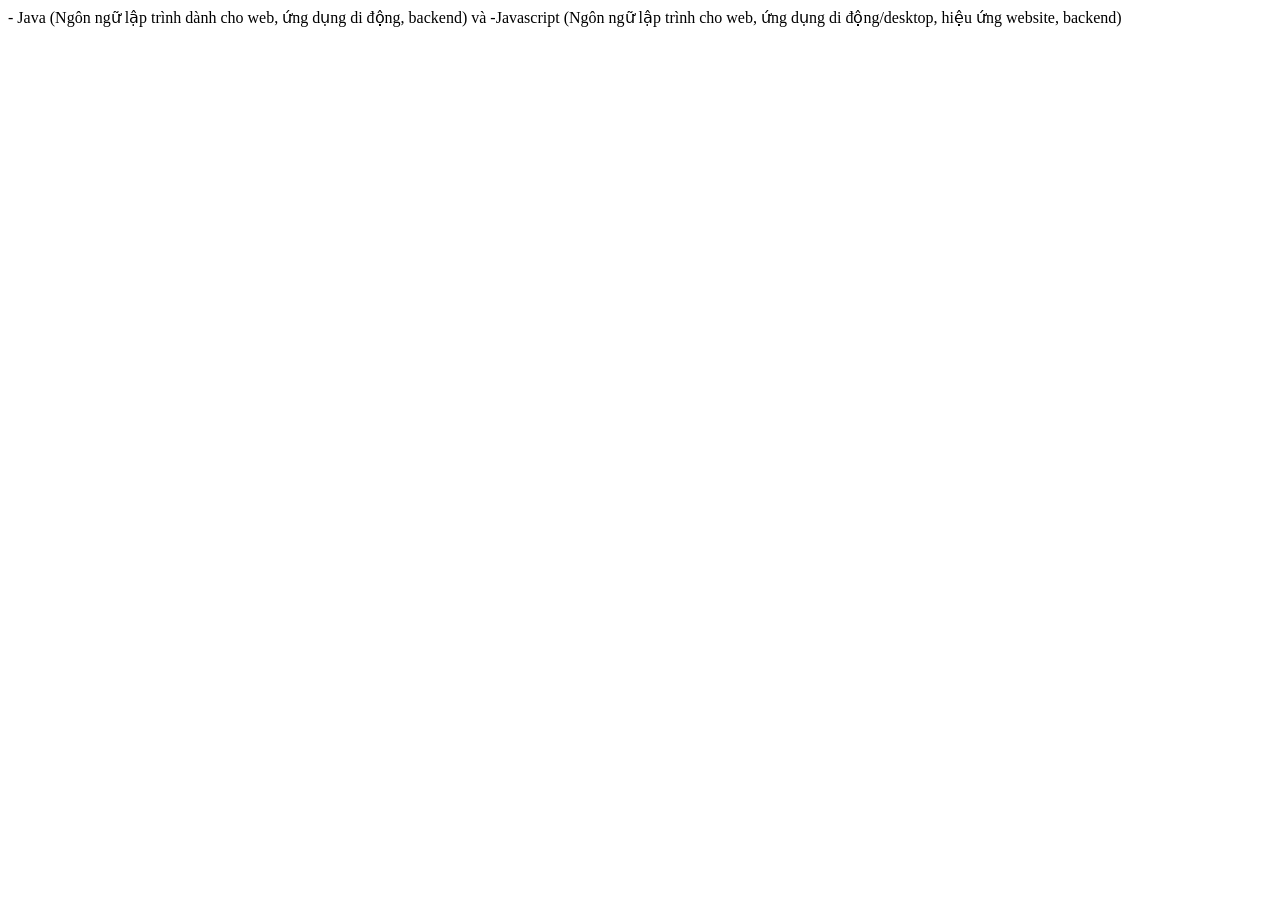
<file: Bai_2/index.html>
<!doctype html>
<html lang="en">
  <head>
    <meta charset="UTF-8" />
    <meta name="viewport" content="width=device-width, initial-scale=1.0" />
    <title>Bài 2: Vòng lặp, Mảng</title>
  </head>
  <body>
    - Java (Ngôn ngữ lập trình dành cho web, ứng dụng di động, backend) và
    -Javascript (Ngôn ngữ lập trình cho web, ứng dụng di động/desktop, hiệu ứng
    website, backend)
    <script src="main.js"></script>
  </body>
</html>
</file>
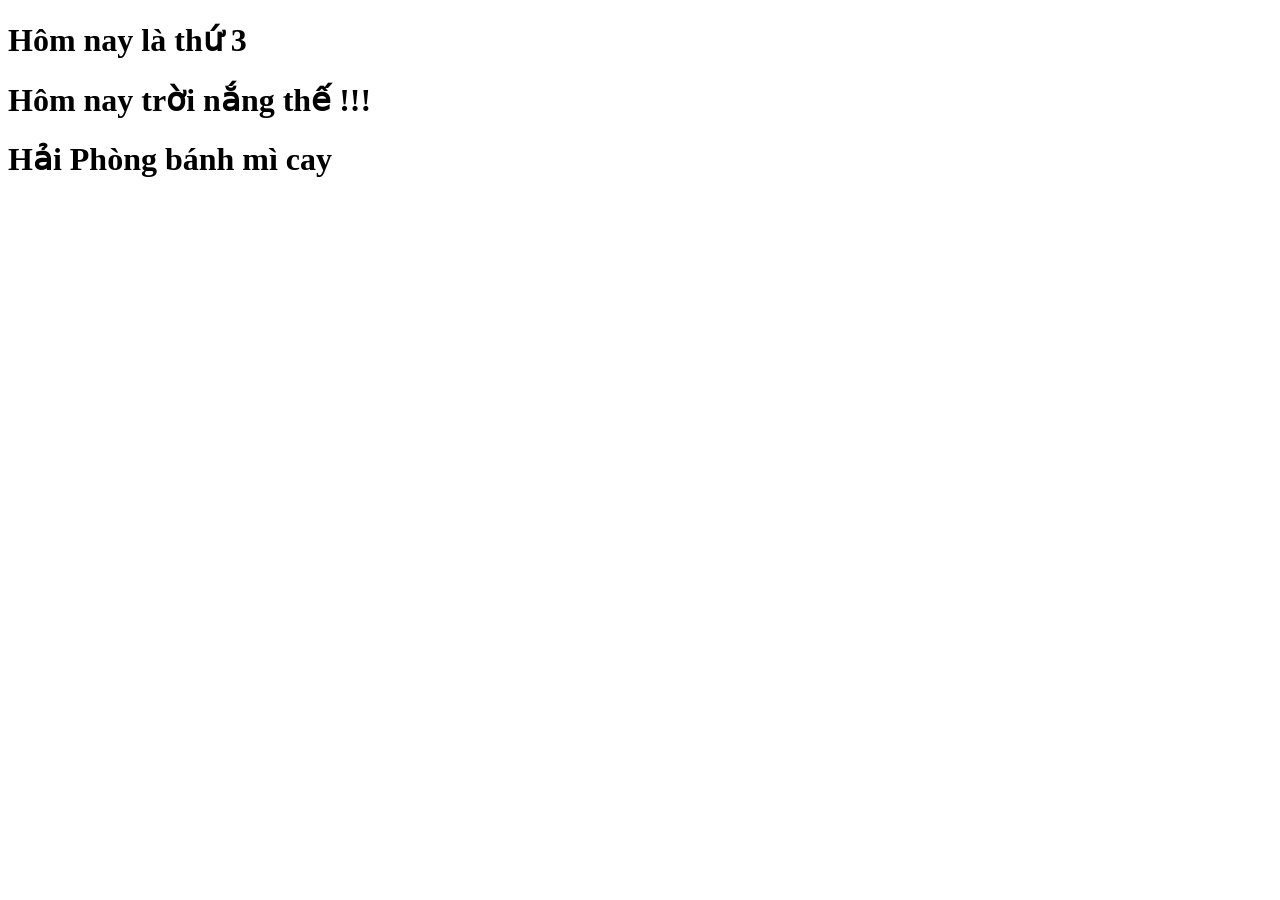
<file: Bai_6/index.html>
<!doctype html>
<html lang="en">
  <head>
    <meta charset="UTF-8" />
    <meta name="viewport" content="width=device-width, initial-scale=1.0" />
    <title>Bài 6: DOM - Document Object Model</title>
  </head>
  <body>
    <h1>Hôm nay là thứ 3</h1>
    <h1 class="so-2">Hôm nay trời nắng thế !!!</h1>
    <h1 id="h1-so-3">Hải Phòng bánh mì cay</h1>
    <script src="main.js"></script>
  </body>
</html>
</file>
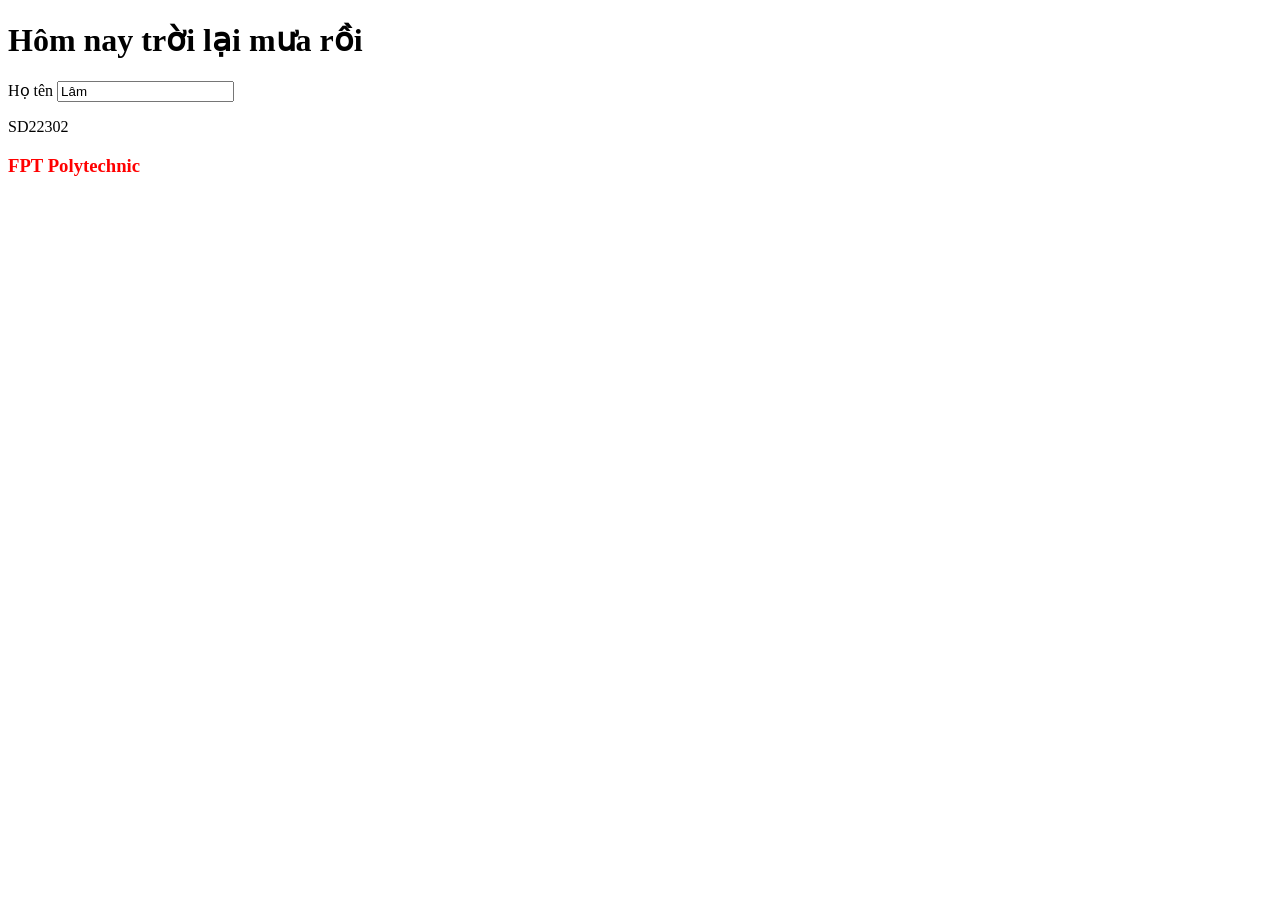
<file: Bai_7/index.html>
<!doctype html>
<html lang="en">
  <head>
    <meta charset="UTF-8" />
    <meta name="viewport" content="width=device-width, initial-scale=1.0" />
    <title>Bài 7: Lấy nội dung từ thẻ HTML, CSS cho thẻ HTML</title>
  </head>
  <body>
    <h1 class="tieu-de">Hôm nay trời nắng thế !!!!</h1>

    <label for="">Họ tên</label>
    <input type="text" class="ho-ten" />

    <p class="hai-phong">Hải Phòng 2026</p>
    <h3 class="viet-nam">Việt Nam</h3>

    <div class="cai-hop"></div>

    <script src="main.js"></script>
  </body>
</html>
</file>
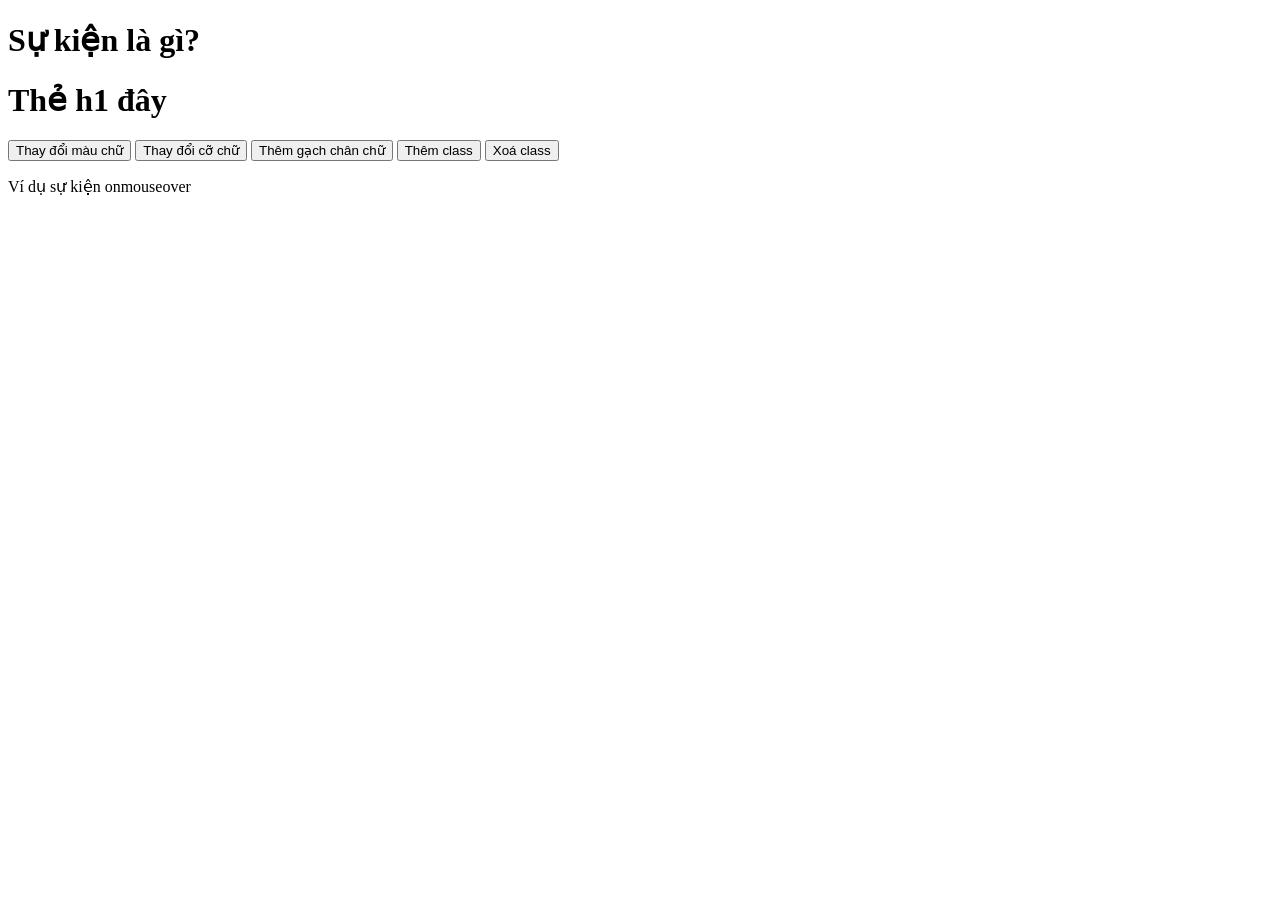
<file: Bai_8/index.html>
<!doctype html>
<html lang="en">
  <head>
    <meta charset="UTF-8" />
    <meta name="viewport" content="width=device-width, initial-scale=1.0" />
    <title>Bài 8: Sự kiện trong JS (Event) & classList</title>

    <style>
      .bien-mat {
        display: none;
      }

      .duong-vien {
        border: 1px solid red;
      }
    </style>
  </head>
  <body>
    <h1 class="tieu-de">Sự kiện là gì?</h1>
    <!-- Thêm sự kiện ấn chuột onclick -->
    <!-- LƯU Ý: Cứ khi nào sử dụng sự kiện thì phải
     khai báo 1 HÀM 
     -->

    <h1 class="the-h1">Thẻ h1 đây</h1>

    <button onclick="doiMauChu()">Thay đổi màu chữ</button>
    <button onclick="doiCoChu()">Thay đổi cỡ chữ</button>
    <button onclick="gachChanChu()">Thêm gạch chân chữ</button>

    <button onclick="themClass()">Thêm class</button>
    <button onclick="xoaClass()">Xoá class</button>

    <!-- Sự kiện onmouseover: là khi di chuột vào 1 thẻ HTML -->
    <!-- Sự kiện onmouseout: là khi di chuột ra bên ngoài thẻ HTML -->
    <p onmouseover="inNghieng()" onmouseout="inDam()" class="the-p">
      Ví dụ sự kiện onmouseover
    </p>

    <!-- 
    1. Tạo hàm inDam() 
    2. Sử dụng JS để in đậm nội dung của thẻ p có class the-p 
    -->

    <script src="main.js"></script>
  </body>
</html>
</file>
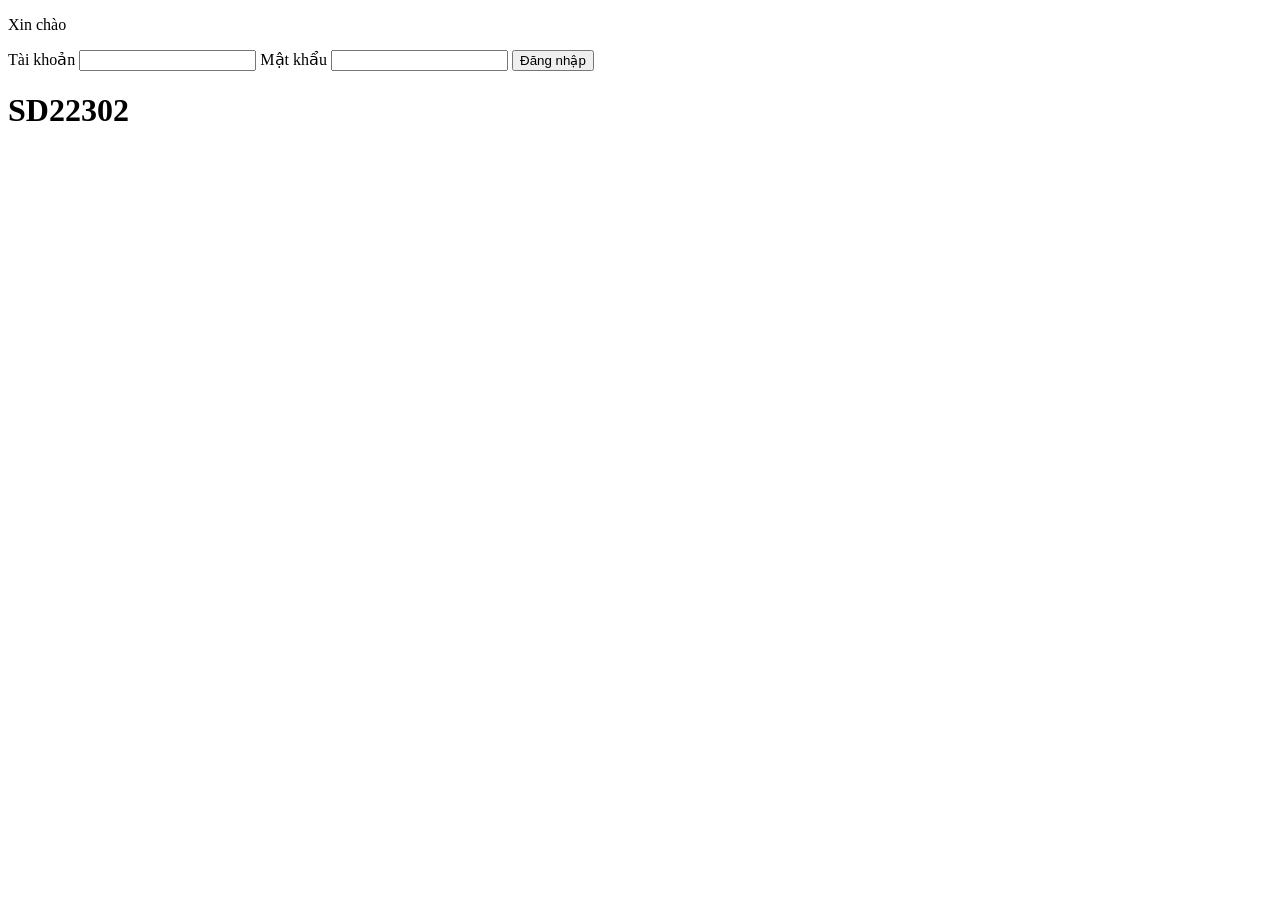
<file: Bai_9/index.html>
<!doctype html>
<html lang="en">
  <head>
    <meta charset="UTF-8" />
    <meta name="viewport" content="width=device-width, initial-scale=1.0" />
    <title>Bài 9: Tạo thẻ HTML</title>
  </head>
  <body>
    <div class="thong-tin"></div>
    <div class="dang-nhap">
      <label for="">Tài khoản</label>
      <input type="text" />
      <label for="">Mật khẩu</label>
      <input type="password" />
      <button>Đăng nhập</button>
    </div>
    <script src="main.js"></script>
  </body>
</html>
</file>
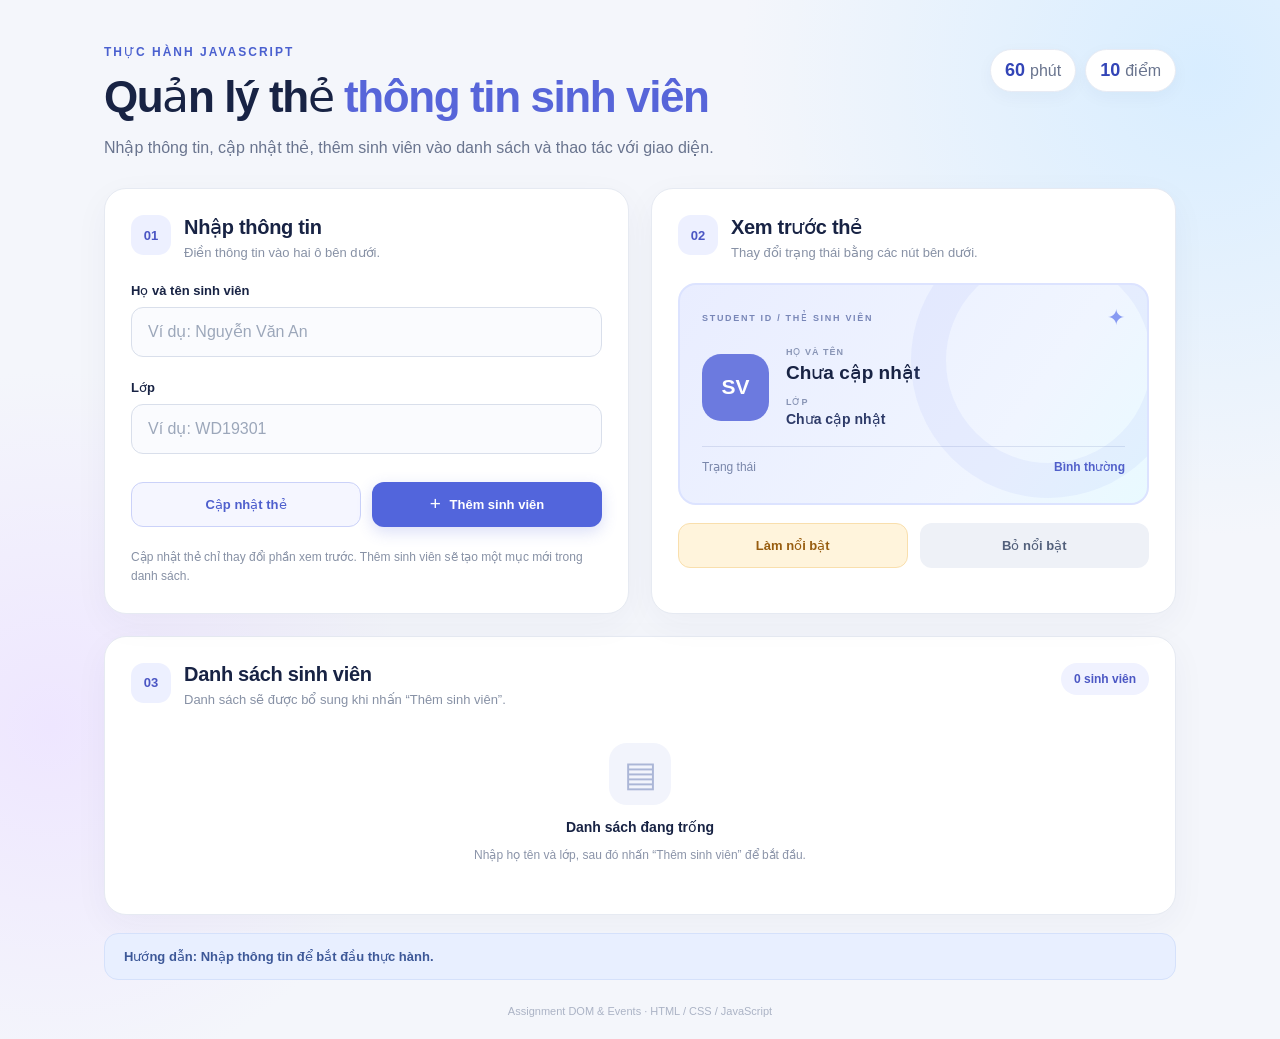
<file: Chữa đề thi mẫu WEB1044/index.html>
<!doctype html>
<html lang="vi">
  <head>
    <meta charset="UTF-8" />
    <meta name="viewport" content="width=device-width, initial-scale=1.0" />
    <title>Assignment JavaScript - Thẻ thông tin sinh viên</title>
    <link rel="stylesheet" href="style.css" />
  </head>
  <body>
    <main class="app-shell">
      <header class="page-header">
        <div class="header-copy">
          <span class="eyebrow">THỰC HÀNH JAVASCRIPT</span>
          <h1>Quản lý thẻ <span>thông tin sinh viên</span></h1>
          <p>
            Nhập thông tin, cập nhật thẻ, thêm sinh viên vào danh sách và thao
            tác với giao diện.
          </p>
        </div>
        <div class="meta-group">
          <span class="meta-chip"><strong>60</strong> phút</span>
          <span class="meta-chip"><strong>10</strong> điểm</span>
        </div>
      </header>

      <div class="workspace">
        <section class="panel form-panel" aria-labelledby="formTitle">
          <div class="section-topline">
            <span class="section-number">01</span>
            <div>
              <h2 id="formTitle">Nhập thông tin</h2>
              <p>Điền thông tin vào hai ô bên dưới.</p>
            </div>
          </div>

          <div class="field">
            <label for="studentName">Họ và tên sinh viên</label>
            <input
              id="studentName"
              type="text"
              placeholder="Ví dụ: Nguyễn Văn An"
              autocomplete="off"
            />
          </div>
          <div class="field">
            <label for="studentClass">Lớp</label>
            <input
              id="studentClass"
              type="text"
              placeholder="Ví dụ: WD19301"
              autocomplete="off"
            />
          </div>

          <div class="form-actions">
            <button
              id="btnUpdate"
              class="btn btn-outline"
              type="button"
              onmouseover="diChuotNutCapNhat()"
            >
              Cập nhật thẻ
            </button>
            <button
              id="btnAdd"
              class="btn btn-primary"
              type="button"
              onclick="themSinhVien()"
            >
              <span class="plus-icon" aria-hidden="true">+</span>
              Thêm sinh viên
            </button>
          </div>
          <p class="form-hint">
            Cập nhật thẻ chỉ thay đổi phần xem trước. Thêm sinh viên sẽ tạo một
            mục mới trong danh sách.
          </p>
        </section>

        <section class="panel preview-panel" aria-labelledby="previewTitle">
          <div class="section-topline">
            <span class="section-number">02</span>
            <div>
              <h2 id="previewTitle">Xem trước thẻ</h2>
              <p>Thay đổi trạng thái bằng các nút bên dưới.</p>
            </div>
          </div>

          <article
            id="previewCard"
            class="student-card"
            onmouseover="diChuotTheSV()"
          >
            <div class="card-top">
              <span class="card-brand">STUDENT ID / THẺ SINH VIÊN</span>
              <span class="card-mark" aria-hidden="true">✦</span>
            </div>
            <div class="card-identity">
              <span class="avatar" aria-hidden="true">SV</span>
              <div>
                <span class="caption-label">Họ và tên</span>
                <h3 id="previewName">Chưa cập nhật</h3>
                <span class="caption-label">Lớp</span>
                <p id="previewClass">Chưa cập nhật</p>
              </div>
            </div>
            <div class="card-footer">
              <span>Trạng thái</span>
              <strong id="previewStatus">Bình thường</strong>
            </div>
          </article>

          <div class="preview-actions">
            <button
              id="btnHighlight"
              class="btn btn-warm"
              type="button"
              onclick="noiBat()"
            >
              Làm nổi bật
            </button>
            <button
              id="btnNormal"
              class="btn btn-muted"
              type="button"
              onclick="boNoiBat()"
            >
              Bỏ nổi bật
            </button>
          </div>
        </section>
      </div>

      <section class="panel list-panel" aria-labelledby="listTitle">
        <div class="list-heading">
          <div class="section-topline">
            <span class="section-number">03</span>
            <div>
              <h2 id="listTitle">Danh sách sinh viên</h2>
              <p>Danh sách sẽ được bổ sung khi nhấn “Thêm sinh viên”.</p>
            </div>
          </div>
          <span id="studentCount" class="count-pill">0 sinh viên</span>
        </div>
        <div id="studentList" class="student-list" aria-live="polite"></div>
        <div id="emptyState" class="empty-state">
          <div class="empty-art" aria-hidden="true">▤</div>
          <strong>Danh sách đang trống</strong>
          <p>Nhập họ tên và lớp, sau đó nhấn “Thêm sinh viên” để bắt đầu.</p>
        </div>
      </section>

      <aside id="notification" class="notification" aria-live="polite">
        Hướng dẫn: Nhập thông tin để bắt đầu thực hành.
      </aside>
      <footer class="page-footer">
        Assignment DOM &amp; Events · HTML / CSS / JavaScript
      </footer>
    </main>
    <script src="main.js"></script>
  </body>
</html>
</file>
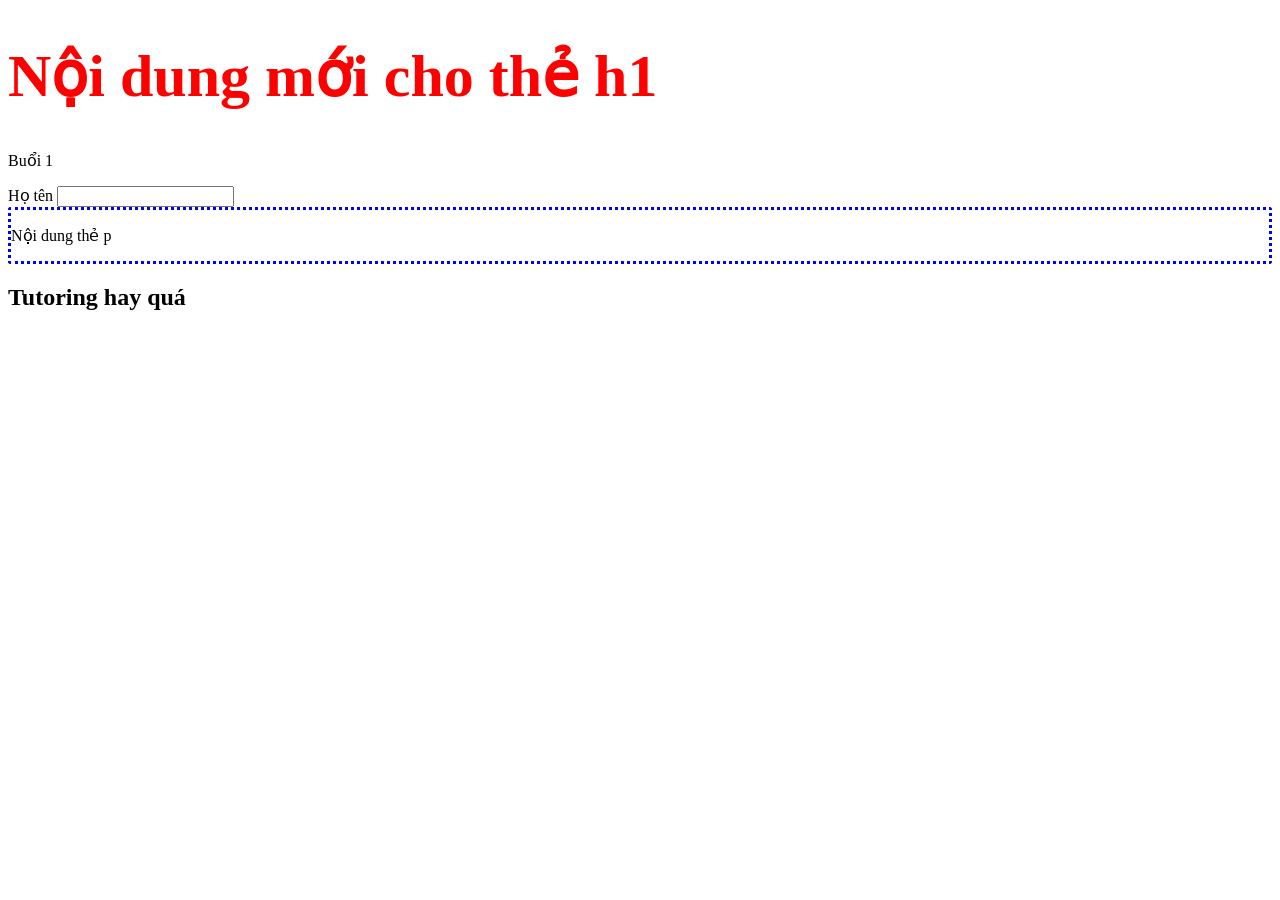
<file: On_Tap_WEB1044/index.html>
<!doctype html>
<html lang="en">
  <head>
    <meta charset="UTF-8" />
    <meta name="viewport" content="width=device-width, initial-scale=1.0" />
    <title>Tutoring WEB1044 buổi số 1</title>

    <style>
      .duong-vien {
        border: 3px dotted blue;
        border-radius: 3px;
      }
    </style>
  </head>
  <body>
    <!-- 1. Khai báo biến -->
    <!-- 2. Kiểu dữ liệu -->
    <!-- Phương thức của mảng -->
    <!-- Vòng lặp -->
    <!-- 3. Hàm -->
    <!-- DOM -->
    <h1 class="tieu-de duong-vien">Tutoring WEB1044</h1>
    <p class="noi-dung">Buổi 1</p>
    <label for="">Họ tên</label>
    <input type="text" class="ho-ten" />

    <div class="hien-thi"></div>
    <script src="main.js"></script>
  </body>
</html>
</file>
<file: Chữa đề thi mẫu WEB1044/style.css>
/* ======================================================
   ASSIGNMENT JS - DOM & EVENTS (60 phút)
   CSS được cung cấp sẵn. Sinh viên tập trung viết JavaScript.
   Class dùng trong JS: .is-highlighted, .is-hidden, .student-item,
   .student-item-number, .student-item-details
   ====================================================== */
:root {
  font-family: "Segoe UI", Arial, Helvetica, sans-serif;
  color: #182344;
  background: #f3f6fc;
  font-synthesis: none;
}
* { box-sizing: border-box; }
body {
  margin: 0;
  min-height: 100vh;
  background: radial-gradient(circle at 94% 7%, #d8edff 0, transparent 30%),
              radial-gradient(circle at 4% 70%, #eee6ff 0, transparent 25%),
              #f4f6fb;
}
button, input { font: inherit; }
button { cursor: pointer; }
.app-shell { max-width: 1120px; margin: 0 auto; padding: 42px 24px 22px; }
.page-header { display: flex; justify-content: space-between; align-items: flex-start; gap: 20px; margin-bottom: 28px; }
.eyebrow { display: inline-block; margin-bottom: 13px; color: #4a60cf; font-size: 12px; font-weight: 800; letter-spacing: 2px; }
h1 { font-size: clamp(30px, 3.7vw, 44px); line-height: 1.15; letter-spacing: -1.4px; margin: 0 0 12px; }
h1 span { color: #5765d9; }
.page-header p { max-width: 610px; color: #69748e; line-height: 1.6; margin: 0; }
.meta-group { display: flex; gap: 9px; flex-shrink: 0; margin-top: 7px; }
.meta-chip { display: inline-flex; align-items: center; gap: 5px; background: #fff; padding: 10px 14px; border: 1px solid #e7ebf4; border-radius: 24px; color: #69748e; box-shadow: 0 5px 17px rgba(22, 40, 91, 0.04); }
.meta-chip strong { color: #3345b7; font-size: 18px; }
.workspace { display: grid; grid-template-columns: minmax(0, 1fr) minmax(0, 1fr); gap: 22px; margin-bottom: 22px; }
.panel { background: #fff; border: 1px solid #e6eaf2; border-radius: 22px; box-shadow: 0 10px 35px rgba(36, 52, 95, .045); padding: 26px; min-width: 0; }
.section-topline { display: flex; align-items: flex-start; gap: 13px; margin-bottom: 23px; }
.section-number { background: #edf0ff; color: #4b56c4; display: inline-flex; flex: 0 0 40px; width: 40px; height: 40px; justify-content: center; align-items: center; border-radius: 13px; font-size: 13px; font-weight: 800; }
h2 { font-size: 20px; margin: 0 0 6px; letter-spacing: -.3px; }
.section-topline p { margin: 0; font-size: 13px; color: #8791a5; }
.field { margin-top: 23px; }
.field label { display: block; font-size: 13px; font-weight: 750; margin-bottom: 9px; }
.field input { width: 100%; padding: 15px 16px; border-radius: 12px; border: 1px solid #d9dfeb; outline: none; color: #1f2c51; background: #fafbfe; transition: border-color .2s, box-shadow .2s; }
.field input::placeholder { color: #9ca7ba; }
.field input:focus { border-color: #6976e7; background: #fff; box-shadow: 0 0 0 4px rgba(107, 119, 228, .12); }
.form-actions { display: grid; grid-template-columns: 1fr 1fr; gap: 11px; margin-top: 28px; }
.btn { min-height: 45px; padding: 11px 15px; border-radius: 12px; font-size: 13px; font-weight: 750; transition: transform .15s, background .2s, box-shadow .2s; border: 1px solid transparent; }
.btn:hover { transform: translateY(-1px); }
.btn:active { transform: translateY(0); }
.btn:focus-visible { outline: 3px solid #9aa6fb; outline-offset: 2px; }
.btn-primary { background: #5265dc; color: #fff; box-shadow: 0 5px 16px rgba(71, 89, 215, .2); }
.btn-primary:hover { background: #4152c8; }
.btn-outline { border-color: #cbd2f9; color: #4e5fcd; background: #f5f6ff; }
.btn-outline:hover { background: #e9edff; }
.plus-icon { font-size: 19px; line-height: 0; margin-right: 5px; font-weight: 400; vertical-align: -1px; }
.form-hint { margin: 21px 0 0; line-height: 1.6; color: #8791a5; font-size: 12px; }
.student-card { position: relative; overflow: hidden; border-radius: 18px; padding: 20px 22px; background: linear-gradient(125deg, #e9edff, #f0f5ff 70%, #e9faff); border: 2px solid #dce3ff; min-height: 222px; transition: background .25s, border-color .25s, box-shadow .25s; }
.student-card::before { content: ""; position: absolute; pointer-events: none; right: -39px; top: -62px; width: 205px; height: 205px; border-radius: 50%; border: 35px solid rgba(126, 145, 245, .09); }
.card-top, .card-footer { display: flex; justify-content: space-between; align-items: center; }
.card-brand { color: #7886b7; font-size: 9px; letter-spacing: 1.7px; font-weight: 900; }
.card-mark { color: #879af2; font-size: 22px; }
.card-identity { display: flex; gap: 17px; align-items: center; margin: 16px 0 19px; }
.avatar { width: 67px; height: 67px; border-radius: 19px; display: grid; place-items: center; background: #6c7adf; color: #fff; font-weight: 900; font-size: 21px; flex-shrink: 0; }
.caption-label { display: block; color: #8894b5; text-transform: uppercase; letter-spacing: 1px; font-size: 9px; font-weight: 800; }
#previewName { margin: 4px 0 13px; font-size: 19px; word-break: break-word; }
#previewClass { color: #2d3a68; font-size: 14px; font-weight: 700; margin: 4px 0 0; word-break: break-word; }
.card-footer { padding-top: 13px; border-top: 1px solid rgba(111, 129, 186, .2); font-size: 12px; }
.card-footer span { color: #7986aa; }
.card-footer strong { color: #4d5bc6; }
.student-card.is-highlighted { border-color: #f4b64f; background: linear-gradient(120deg, #fff0be, #fffaf0 78%); box-shadow: 0 10px 24px rgba(238, 156, 48, .16); }
.student-card.is-highlighted .avatar { background: #eb9a34; }
.student-card.is-highlighted .card-footer strong { color: #ad6212; }
.preview-actions { display: grid; grid-template-columns: 1fr 1fr; gap: 12px; margin-top: 18px; }
.btn-warm { color: #985d10; background: #fff4dc; border-color: #f9dfad; }
.btn-warm:hover { background: #ffebc2; }
.btn-muted { background: #eef1f7; color: #52607b; }
.btn-muted:hover { background: #e4e9f2; }
.list-panel { min-height: 230px; }
.list-heading { display: flex; justify-content: space-between; align-items: flex-start; gap: 12px; }
.list-heading .section-topline { margin-bottom: 15px; }
.count-pill { color: #4b57c4; background: #f0f2ff; font-size: 12px; font-weight: 800; padding: 9px 13px; border-radius: 100px; white-space: nowrap; }
.student-list { display: grid; grid-template-columns: repeat(2, minmax(0, 1fr)); gap: 12px; }
.student-item { display: flex; gap: 12px; align-items: center; padding: 15px 16px; border: 1px solid #e5e9f2; background: #fafbfe; border-radius: 13px; }
.student-item-number { min-width: 45px; height: 45px; display: grid; place-items: center; background: #e9edff; color: #5767cf; border-radius: 12px; font-size: 12px; font-weight: 900; }
.student-item-details { min-width: 0; }
.student-item-details h3 { margin: 0 0 4px; font-size: 15px; color: #253155; word-break: break-word; }
.student-item-details p { margin: 0; color: #8190ad; font-size: 12px; word-break: break-word; }
.empty-state { text-align: center; padding: 21px 10px 26px; }
.empty-art { font-size: 35px; display: grid; place-items: center; width: 62px; height: 62px; border-radius: 18px; background: #f2f4fc; color: #abb6d7; margin: 0 auto 13px; }
.empty-state strong { font-size: 14px; }
.empty-state p { color: #8b94a9; font-size: 12px; margin-bottom: 0; }
.is-hidden { display: none; }
.notification { margin-top: 18px; background: #e8efff; border: 1px solid #d5e1fb; color: #3d5898; border-radius: 14px; padding: 15px 19px; font-size: 13px; font-weight: 600; }
.page-footer { text-align: center; font-size: 11px; color: #abb3c5; margin-top: 25px; }
@media (max-width: 780px) {
  .app-shell { padding: 26px 14px 20px; }
  .page-header { flex-direction: column; }
  .workspace { grid-template-columns: 1fr; }
  .meta-group { margin-top: 0; }
  .panel { padding: 19px; }
}
@media (max-width: 480px) {
  .form-actions { grid-template-columns: 1fr; }
  .student-list { grid-template-columns: 1fr; }
  .list-heading { flex-direction: column; }
  h1 { font-size: 30px; }
}
</file>
